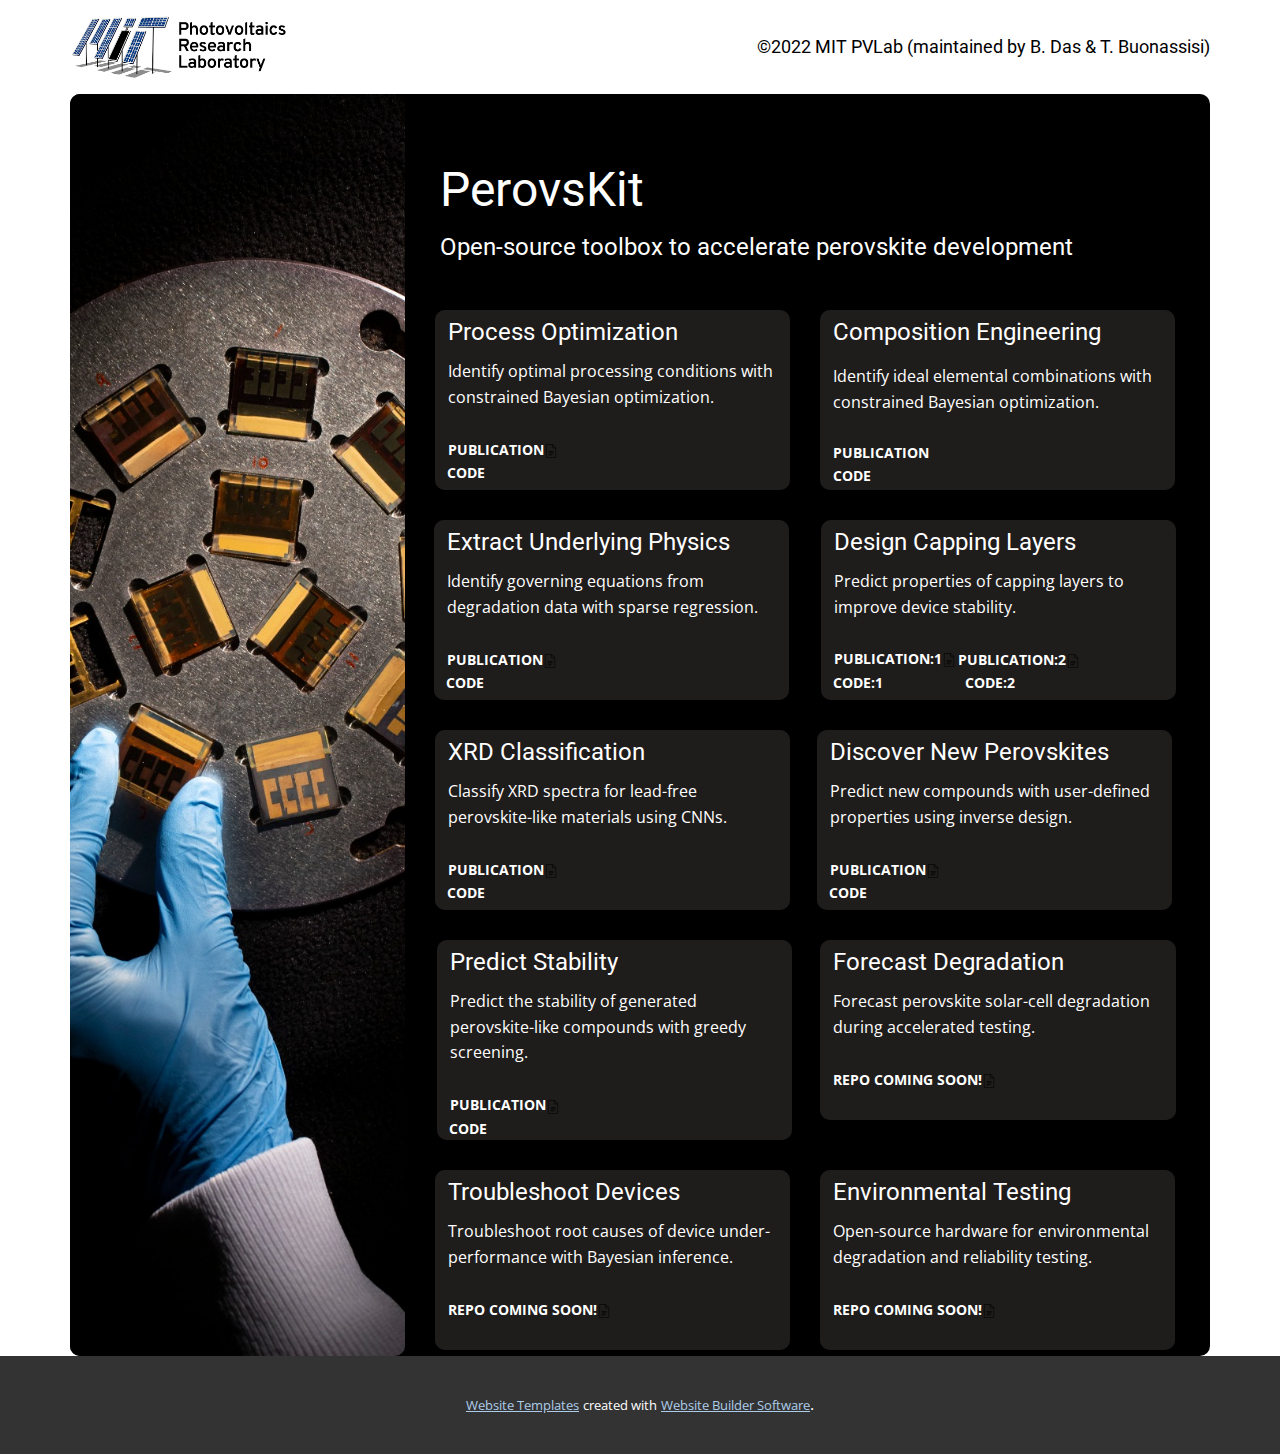
<file: index.html>
<!DOCTYPE html>
<html style="font-size: 16px;">
  <head>
    <meta name="viewport" content="width=device-width, initial-scale=1.0">
    <meta charset="utf-8">
    <meta name="keywords" content="​Business Technology Solutions">
    <meta name="description" content="">
    <meta name="page_type" content="np-template-header-footer-from-plugin">
    <title>Home</title>
    <link rel="stylesheet" href="nicepage.css" media="screen">
<link rel="stylesheet" href="Home.css" media="screen">
    <script class="u-script" type="text/javascript" src="jquery.js" defer=""></script>
    <script class="u-script" type="text/javascript" src="nicepage.js" defer=""></script>
    <meta name="generator" content="Nicepage 4.8.2, nicepage.com">
    <link id="u-theme-google-font" rel="stylesheet" href="https://fonts.googleapis.com/css?family=Roboto:100,100i,300,300i,400,400i,500,500i,700,700i,900,900i|Open+Sans:300,300i,400,400i,500,500i,600,600i,700,700i,800,800i">
    
    
    <script type="application/ld+json">{
		"@context": "http://schema.org",
		"@type": "Organization",
		"name": "",
		"logo": "images/download.png"
}</script>
    <meta name="theme-color" content="#478ac9">
    <meta property="og:title" content="Home">
    <meta property="og:type" content="website">
  </head>
  <body data-home-page="Home.html" data-home-page-title="Home" class="u-body u-xl-mode"><header class="u-clearfix u-header u-header" id="sec-f2ec"><div class="u-clearfix u-sheet u-sheet-1">
        <a href="https://www.buonassisigroup.com/" class="u-image u-logo u-image-1" data-image-width="412" data-image-height="122" title="Group page">
          <img src="images/download.png" class="u-logo-image u-logo-image-1">
        </a>
        <h6 class="u-text u-text-default u-text-1">
          <a class="u-active-none u-border-none u-btn u-button-link u-button-style u-hover-none u-none u-text-black u-btn-1" href="https://github.com/PV-Lab" target="_blank"> ©2022 MIT PVLab (maintained by B. Das &amp; T. Buonassisi)</a>
        </h6>
      </div></header>
    <section class="u-clearfix u-section-1" id="sec-a078">
      <div class="u-clearfix u-sheet u-valign-middle u-sheet-1">
        <div class="u-black u-container-style u-expanded-width u-group u-radius-10 u-shape-round u-group-1">
          <div class="u-container-layout u-container-layout-1">
            <img class="u-expanded-height u-image u-image-round u-radius-10 u-image-1" src="images/WhatsAppImage2022-04-12at3.43.25PM.jpeg" alt="" data-image-width="1066" data-image-height="1600">
            <h1 class="u-text u-text-default u-text-1"> Pero​vsKit</h1>
            <h2 class="u-subtitle u-text u-text-2"> Open-source toolbox to accelerate perovskite development</h2>
            <div class="u-container-style u-custom-color-4 u-group u-opacity u-opacity-70 u-radius-10 u-shape-round u-group-2">
              <div class="u-container-layout u-container-layout-2">
                <h3 class="u-text u-text-3"> Process Optimization</h3>
                <p class="u-large-text u-text u-text-variant u-text-4"> Identify optimal processing conditions
with constrained Bayesian optimization.&nbsp;&nbsp;<br>
                  <br>
                </p>
                <a href="https://arxiv.org/abs/2110.01387" class="u-btn u-button-style u-none u-text-hover-palette-4-base u-text-white u-btn-1" target="_blank">Publication<span class="u-file-icon u-icon"><img src="images/281743.png" alt=""></span>
                </a>
                <a href="https://github.com/PV-Lab/SL-PerovskiteOpt" class="u-btn u-button-style u-none u-text-hover-palette-4-base u-text-white u-btn-2" target="_blank">Code </a>
              </div>
            </div>
            <div class="u-container-style u-custom-color-4 u-group u-opacity u-opacity-70 u-radius-10 u-shape-round u-group-3">
              <div class="u-container-layout u-container-layout-3">
                <h3 class="u-text u-text-5"> Composition Engineering</h3>
                <p class="u-large-text u-text u-text-variant u-text-6"> Identify ideal elemental combinations
with constrained Bayesian optimization.&nbsp;&nbsp;<br>
                </p>
                <a href="https://doi.org/10.1016/j.matt.2021.01.008" class="u-btn u-button-style u-none u-text-hover-palette-4-base u-text-white u-btn-3" target="_blank">Publication </a>
                <a href="https://github.com/PV-Lab/SPProC" class="u-btn u-button-style u-none u-text-hover-palette-4-base u-text-white u-btn-4" target="_blank">Code </a>
              </div>
            </div>
            <div class="u-container-style u-custom-color-4 u-group u-opacity u-opacity-70 u-radius-10 u-shape-round u-group-4">
              <div class="u-container-layout u-container-layout-4">
                <h3 class="u-text u-text-7"> Design Capping Layers</h3>
                <p class="u-large-text u-text u-text-variant u-text-8">Predict properties of capping layers to
improve device stability.<br>&nbsp;<br>
                </p>
                <a href="https://pubs.rsc.org/en/content/articlehtml/2022/ta/d1ta07870d" class="u-btn u-button-style u-none u-text-hover-palette-4-base u-text-white u-btn-5" target="_blank">Publication:2<span class="u-file-icon u-icon"><img src="images/281743.png" alt=""></span>
                </a>
                <a href="https://www.nature.com/articles/s41467-020-17945-4" class="u-btn u-button-style u-none u-text-hover-palette-4-base u-text-white u-btn-6" target="_blank">Publication:1<span class="u-file-icon u-icon"><img src="images/281743.png" alt=""></span>
                </a>
                <a href="https://github.com/PV-Lab/capping-layer" class="u-btn u-button-style u-none u-text-hover-palette-4-base u-text-white u-btn-7" target="_blank">Code:1</a>
                <a href="https://github.com/PV-Lab/dissimatrix" class="u-btn u-button-style u-none u-text-hover-palette-4-base u-text-white u-btn-8" target="_blank">Code:2</a>
              </div>
            </div>
            <div class="u-container-style u-custom-color-4 u-group u-opacity u-opacity-70 u-radius-10 u-shape-round u-group-5">
              <div class="u-container-layout u-container-layout-5">
                <h3 class="u-text u-text-9"> Extract Underlying Physics</h3>
                <p class="u-large-text u-text u-text-variant u-text-10"> Identify governing equations from
degradation data with sparse regression.&nbsp;<br>&nbsp;<br>
                </p>
                <a href="https://arxiv.org/abs/2106.10951" class="u-btn u-button-style u-none u-text-hover-palette-4-base u-text-white u-btn-9" target="_blank">Publication<span class="u-file-icon u-icon"><img src="images/281743.png" alt=""></span>
                </a>
                <a href="https://github.com/PV-Lab/PDE-Extraction" class="u-btn u-button-style u-none u-text-hover-palette-4-base u-text-white u-btn-10" target="_blank">Code </a>
              </div>
            </div>
            <div class="u-container-style u-custom-color-4 u-group u-opacity u-opacity-70 u-radius-10 u-shape-round u-group-6">
              <div class="u-container-layout u-container-layout-6">
                <h3 class="u-text u-text-11"> XRD Classification</h3>
                <p class="u-large-text u-text u-text-variant u-text-12">Classify XRD spectra for lead-free
perovskite-like materials using CNNs.<br>&nbsp;<br>
                </p>
                <a href="https://www.nature.com/articles/s41524-019-0196-x" class="u-btn u-button-style u-none u-text-hover-palette-4-base u-text-white u-btn-11" target="_blank">Publication<span class="u-file-icon u-icon"><img src="images/281743.png" alt=""></span>
                </a>
                <a href="https://github.com/PV-Lab/autoXRD" class="u-btn u-button-style u-none u-text-hover-palette-4-base u-text-white u-btn-12" target="_blank">Code </a>
              </div>
            </div>
            <div class="u-container-style u-custom-color-4 u-group u-opacity u-opacity-70 u-radius-10 u-shape-round u-group-7">
              <div class="u-container-layout u-container-layout-7">
                <h3 class="u-text u-text-13"> Discover New Perovskites</h3>
                <p class="u-large-text u-text u-text-variant u-text-14">Predict new compounds with user-defined
properties using inverse design.&nbsp;&nbsp;<br>&nbsp;<br>
                </p>
                <a href="https://www.sciencedirect.com/science/article/abs/pii/S2590238521006251" class="u-btn u-button-style u-none u-text-hover-palette-4-base u-text-white u-btn-13" target="_blank">Publication<span class="u-file-icon u-icon"><img src="images/281743.png" alt=""></span>
                </a>
                <a href="https://github.com/PV-Lab/FTCP" class="u-btn u-button-style u-none u-text-hover-palette-4-base u-text-white u-btn-14" target="_blank">Code </a>
              </div>
            </div>
            <div class="u-container-style u-custom-color-4 u-group u-opacity u-opacity-70 u-radius-10 u-shape-round u-group-8">
              <div class="u-container-layout u-container-layout-8">
                <h3 class="u-text u-text-15"> Forecast Degradation</h3>
                <p class="u-large-text u-text u-text-variant u-text-16">Forecast
perovskite solar-cell degradation during accelerated testing.&nbsp;&nbsp;<br>&nbsp;<br>
                </p>
                <a href="https://pv-lab.github.io/perovskit/" class="u-btn u-button-style u-none u-text-hover-palette-4-base u-text-white u-btn-15">Repo coming soon!<span class="u-file-icon u-icon"><img src="images/281743.png" alt=""></span>
                </a>
              </div>
            </div>
            <div class="u-container-style u-custom-color-4 u-group u-opacity u-opacity-70 u-radius-10 u-shape-round u-group-9">
              <div class="u-container-layout u-container-layout-9">
                <h3 class="u-text u-text-17">Predict Stability</h3>
                <p class="u-large-text u-text u-text-variant u-text-18">Predict the stability of generated
perovskite-like compounds with greedy screening.<br>&nbsp;<br>
                </p>
                <a href="https://pubs.acs.org/doi/abs/10.1021/acs.chemmater.1c02644" class="u-btn u-button-style u-none u-text-hover-palette-4-base u-text-white u-btn-16" target="_blank">Publication<span class="u-file-icon u-icon"><img src="images/281743.png" alt=""></span>
                </a>
                <a href="https://github.com/PV-Lab/stability" class="u-btn u-button-style u-none u-text-hover-palette-4-base u-text-white u-btn-17" target="_blank">Code </a>
              </div>
            </div>
            <div class="u-container-style u-custom-color-4 u-group u-opacity u-opacity-70 u-radius-10 u-shape-round u-group-10">
              <div class="u-container-layout u-container-layout-10">
                <h3 class="u-text u-text-19">Troubleshoot Devices</h3>
                <p class="u-large-text u-text u-text-variant u-text-20">Troubleshoot root causes of device
under-performance with Bayesian inference.<br>&nbsp;<br>
                </p>
                <a href="https://pv-lab.github.io/perovskit/" class="u-btn u-button-style u-none u-text-hover-palette-4-base u-text-white u-btn-18">Repo coming soon!<span class="u-file-icon u-icon"><img src="images/281743.png" alt=""></span>
                </a>
              </div>
            </div>
            <div class="u-container-style u-custom-color-4 u-group u-opacity u-opacity-70 u-radius-10 u-shape-round u-group-11">
              <div class="u-container-layout u-container-layout-11">
                <h3 class="u-text u-text-21"> Environmental Testing</h3>
                <p class="u-large-text u-text u-text-variant u-text-22"> Open-source hardware for environmental
degradation and reliability testing.<br>&nbsp;<br>
                </p>
                <a href="https://pv-lab.github.io/perovskit/" class="u-btn u-button-style u-none u-text-hover-palette-4-base u-text-white u-btn-19">Repo coming soon!<span class="u-file-icon u-icon"><img src="images/281743.png" alt=""></span>
                </a>
              </div>
            </div>
          </div>
        </div>
      </div>
    </section>
    
    
    
    <section class="u-backlink u-clearfix u-grey-80">
      <a class="u-link" href="https://nicepage.com/website-templates" target="_blank">
        <span>Website Templates</span>
      </a>
      <p class="u-text">
        <span>created with</span>
      </p>
      <a class="u-link" href="" target="_blank">
        <span>Website Builder Software</span>
      </a>. 
    </section>
  </body>
</html>
</file>
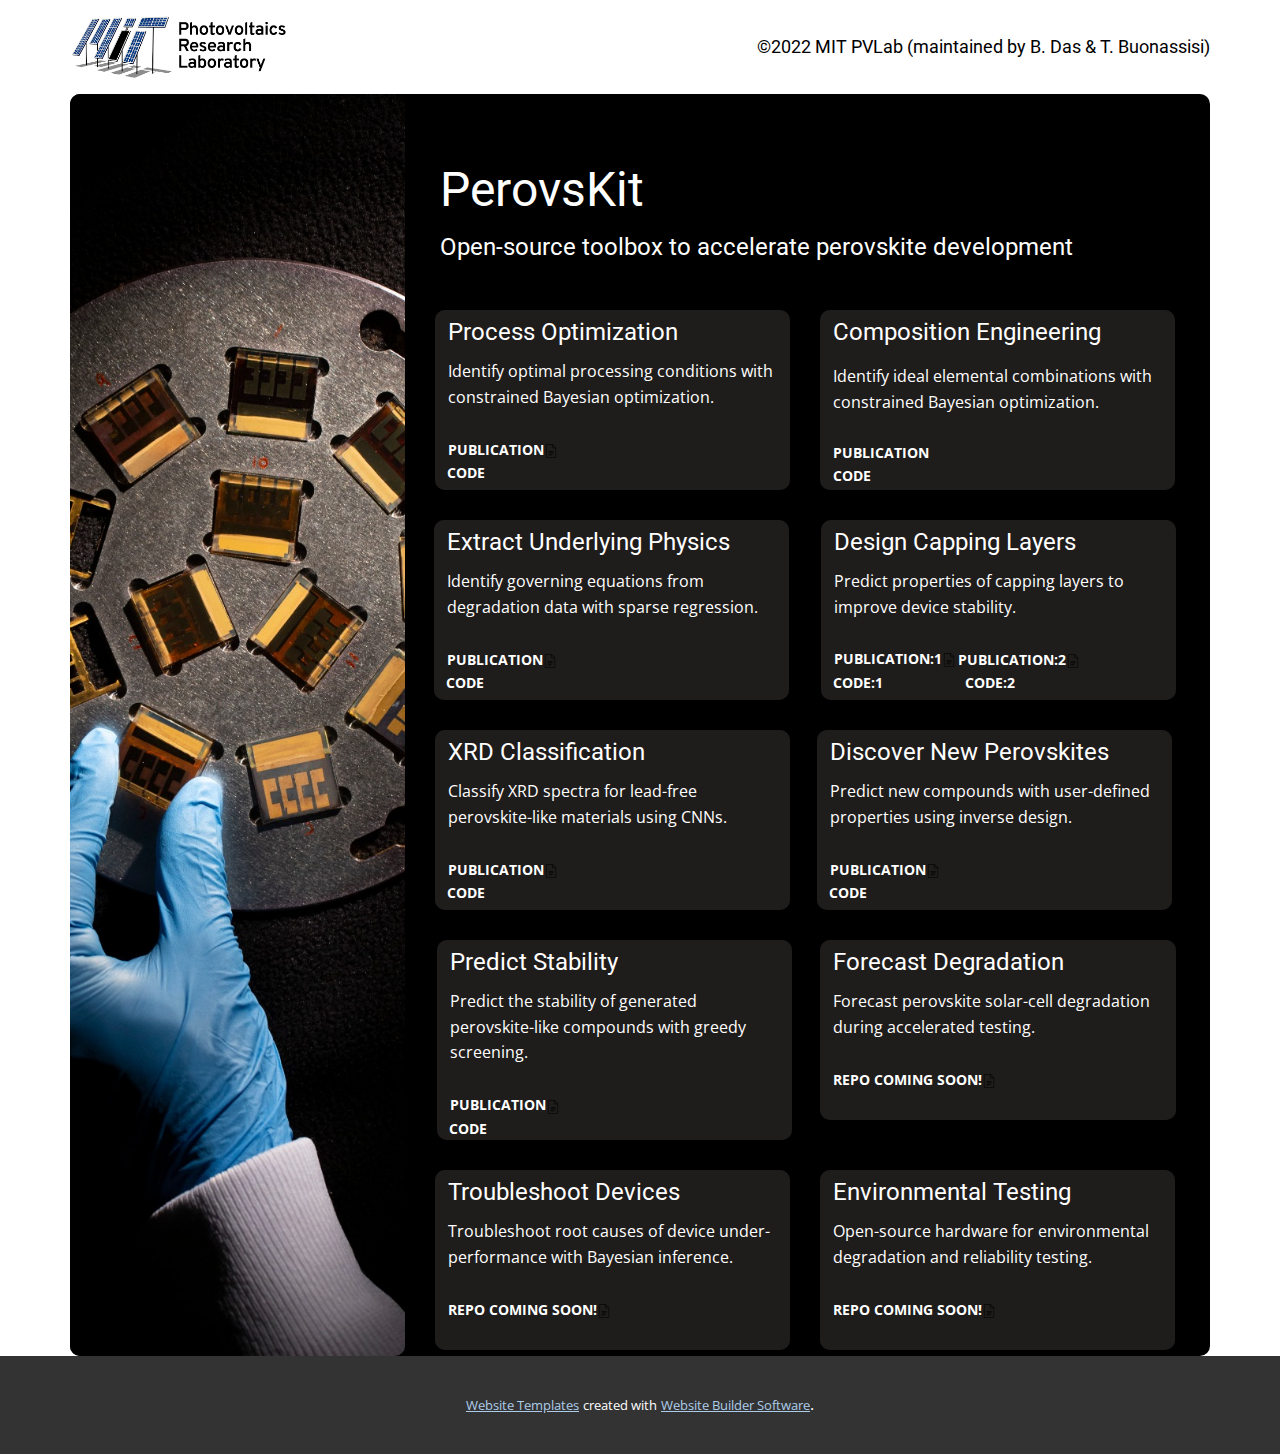
<file: Home.html>
<!DOCTYPE html>
<html style="font-size: 16px;">
  <head>
    <meta name="viewport" content="width=device-width, initial-scale=1.0">
    <meta charset="utf-8">
    <meta name="keywords" content="​Business Technology Solutions">
    <meta name="description" content="">
    <meta name="page_type" content="np-template-header-footer-from-plugin">
    <title>Home</title>
    <link rel="stylesheet" href="nicepage.css" media="screen">
<link rel="stylesheet" href="Home.css" media="screen">
    <script class="u-script" type="text/javascript" src="jquery.js" defer=""></script>
    <script class="u-script" type="text/javascript" src="nicepage.js" defer=""></script>
    <meta name="generator" content="Nicepage 4.8.2, nicepage.com">
    <link id="u-theme-google-font" rel="stylesheet" href="https://fonts.googleapis.com/css?family=Roboto:100,100i,300,300i,400,400i,500,500i,700,700i,900,900i|Open+Sans:300,300i,400,400i,500,500i,600,600i,700,700i,800,800i">
    
    
    <script type="application/ld+json">{
		"@context": "http://schema.org",
		"@type": "Organization",
		"name": "",
		"logo": "images/download.png"
}</script>
    <meta name="theme-color" content="#478ac9">
    <meta property="og:title" content="Home">
    <meta property="og:type" content="website">
  </head>
  <body class="u-body u-xl-mode"><header class="u-clearfix u-header u-header" id="sec-f2ec"><div class="u-clearfix u-sheet u-sheet-1">
        <a href="https://www.buonassisigroup.com/" class="u-image u-logo u-image-1" data-image-width="412" data-image-height="122" title="Group page">
          <img src="images/download.png" class="u-logo-image u-logo-image-1">
        </a>
        <h6 class="u-text u-text-default u-text-1">
          <a class="u-active-none u-border-none u-btn u-button-link u-button-style u-hover-none u-none u-text-black u-btn-1" href="https://github.com/PV-Lab" target="_blank"> ©2022 MIT PVLab (maintained by B. Das &amp; T. Buonassisi)</a>
        </h6>
      </div></header>
    <section class="u-clearfix u-section-1" id="sec-a078">
      <div class="u-clearfix u-sheet u-valign-middle u-sheet-1">
        <div class="u-black u-container-style u-expanded-width u-group u-radius-10 u-shape-round u-group-1">
          <div class="u-container-layout u-container-layout-1">
            <img class="u-expanded-height u-image u-image-round u-radius-10 u-image-1" src="images/WhatsAppImage2022-04-12at3.43.25PM.jpeg" alt="" data-image-width="1066" data-image-height="1600">
            <h1 class="u-text u-text-default u-text-1"> Pero​vsKit</h1>
            <h2 class="u-subtitle u-text u-text-2"> Open-source toolbox to accelerate perovskite development</h2>
            <div class="u-container-style u-custom-color-4 u-group u-opacity u-opacity-70 u-radius-10 u-shape-round u-group-2">
              <div class="u-container-layout u-container-layout-2">
                <h3 class="u-text u-text-3"> Process Optimization</h3>
                <p class="u-large-text u-text u-text-variant u-text-4"> Identify optimal processing conditions
with constrained Bayesian optimization.&nbsp;&nbsp;<br>
                  <br>
                </p>
                <a href="https://arxiv.org/abs/2110.01387" class="u-btn u-button-style u-none u-text-hover-palette-4-base u-text-white u-btn-1" target="_blank">Publication<span class="u-file-icon u-icon"><img src="images/281743.png" alt=""></span>
                </a>
                <a href="https://github.com/PV-Lab/SL-PerovskiteOpt" class="u-btn u-button-style u-none u-text-hover-palette-4-base u-text-white u-btn-2" target="_blank">Code </a>
              </div>
            </div>
            <div class="u-container-style u-custom-color-4 u-group u-opacity u-opacity-70 u-radius-10 u-shape-round u-group-3">
              <div class="u-container-layout u-container-layout-3">
                <h3 class="u-text u-text-5"> Composition Engineering</h3>
                <p class="u-large-text u-text u-text-variant u-text-6"> Identify ideal elemental combinations
with constrained Bayesian optimization.&nbsp;&nbsp;<br>
                </p>
                <a href="https://doi.org/10.1016/j.matt.2021.01.008" class="u-btn u-button-style u-none u-text-hover-palette-4-base u-text-white u-btn-3" target="_blank">Publication </a>
                <a href="https://github.com/PV-Lab/SPProC" class="u-btn u-button-style u-none u-text-hover-palette-4-base u-text-white u-btn-4" target="_blank">Code </a>
              </div>
            </div>
            <div class="u-container-style u-custom-color-4 u-group u-opacity u-opacity-70 u-radius-10 u-shape-round u-group-4">
              <div class="u-container-layout u-container-layout-4">
                <h3 class="u-text u-text-7"> Design Capping Layers</h3>
                <p class="u-large-text u-text u-text-variant u-text-8">Predict properties of capping layers to
improve device stability.<br>&nbsp;<br>
                </p>
                <a href="https://pubs.rsc.org/en/content/articlehtml/2022/ta/d1ta07870d" class="u-btn u-button-style u-none u-text-hover-palette-4-base u-text-white u-btn-5" target="_blank">Publication:2<span class="u-file-icon u-icon"><img src="images/281743.png" alt=""></span>
                </a>
                <a href="https://www.nature.com/articles/s41467-020-17945-4" class="u-btn u-button-style u-none u-text-hover-palette-4-base u-text-white u-btn-6" target="_blank">Publication:1<span class="u-file-icon u-icon"><img src="images/281743.png" alt=""></span>
                </a>
                <a href="https://github.com/PV-Lab/capping-layer" class="u-btn u-button-style u-none u-text-hover-palette-4-base u-text-white u-btn-7" target="_blank">Code:1</a>
                <a href="https://github.com/PV-Lab/dissimatrix" class="u-btn u-button-style u-none u-text-hover-palette-4-base u-text-white u-btn-8" target="_blank">Code:2</a>
              </div>
            </div>
            <div class="u-container-style u-custom-color-4 u-group u-opacity u-opacity-70 u-radius-10 u-shape-round u-group-5">
              <div class="u-container-layout u-container-layout-5">
                <h3 class="u-text u-text-9"> Extract Underlying Physics</h3>
                <p class="u-large-text u-text u-text-variant u-text-10"> Identify governing equations from
degradation data with sparse regression.&nbsp;<br>&nbsp;<br>
                </p>
                <a href="https://arxiv.org/abs/2106.10951" class="u-btn u-button-style u-none u-text-hover-palette-4-base u-text-white u-btn-9" target="_blank">Publication<span class="u-file-icon u-icon"><img src="images/281743.png" alt=""></span>
                </a>
                <a href="https://github.com/PV-Lab/PDE-Extraction" class="u-btn u-button-style u-none u-text-hover-palette-4-base u-text-white u-btn-10" target="_blank">Code </a>
              </div>
            </div>
            <div class="u-container-style u-custom-color-4 u-group u-opacity u-opacity-70 u-radius-10 u-shape-round u-group-6">
              <div class="u-container-layout u-container-layout-6">
                <h3 class="u-text u-text-11"> XRD Classification</h3>
                <p class="u-large-text u-text u-text-variant u-text-12">Classify XRD spectra for lead-free
perovskite-like materials using CNNs.<br>&nbsp;<br>
                </p>
                <a href="https://www.nature.com/articles/s41524-019-0196-x" class="u-btn u-button-style u-none u-text-hover-palette-4-base u-text-white u-btn-11" target="_blank">Publication<span class="u-file-icon u-icon"><img src="images/281743.png" alt=""></span>
                </a>
                <a href="https://github.com/PV-Lab/autoXRD" class="u-btn u-button-style u-none u-text-hover-palette-4-base u-text-white u-btn-12" target="_blank">Code </a>
              </div>
            </div>
            <div class="u-container-style u-custom-color-4 u-group u-opacity u-opacity-70 u-radius-10 u-shape-round u-group-7">
              <div class="u-container-layout u-container-layout-7">
                <h3 class="u-text u-text-13"> Discover New Perovskites</h3>
                <p class="u-large-text u-text u-text-variant u-text-14">Predict new compounds with user-defined
properties using inverse design.&nbsp;&nbsp;<br>&nbsp;<br>
                </p>
                <a href="https://www.sciencedirect.com/science/article/abs/pii/S2590238521006251" class="u-btn u-button-style u-none u-text-hover-palette-4-base u-text-white u-btn-13" target="_blank">Publication<span class="u-file-icon u-icon"><img src="images/281743.png" alt=""></span>
                </a>
                <a href="https://github.com/PV-Lab/FTCP" class="u-btn u-button-style u-none u-text-hover-palette-4-base u-text-white u-btn-14" target="_blank">Code </a>
              </div>
            </div>
            <div class="u-container-style u-custom-color-4 u-group u-opacity u-opacity-70 u-radius-10 u-shape-round u-group-8">
              <div class="u-container-layout u-container-layout-8">
                <h3 class="u-text u-text-15"> Forecast Degradation</h3>
                <p class="u-large-text u-text u-text-variant u-text-16">Forecast
perovskite solar-cell degradation during accelerated testing.&nbsp;&nbsp;<br>&nbsp;<br>
                </p>
                <a href="https://pv-lab.github.io/perovskit/" class="u-btn u-button-style u-none u-text-hover-palette-4-base u-text-white u-btn-15">Repo coming soon!<span class="u-file-icon u-icon"><img src="images/281743.png" alt=""></span>
                </a>
              </div>
            </div>
            <div class="u-container-style u-custom-color-4 u-group u-opacity u-opacity-70 u-radius-10 u-shape-round u-group-9">
              <div class="u-container-layout u-container-layout-9">
                <h3 class="u-text u-text-17">Predict Stability</h3>
                <p class="u-large-text u-text u-text-variant u-text-18">Predict the stability of generated
perovskite-like compounds with greedy screening.<br>&nbsp;<br>
                </p>
                <a href="https://pubs.acs.org/doi/abs/10.1021/acs.chemmater.1c02644" class="u-btn u-button-style u-none u-text-hover-palette-4-base u-text-white u-btn-16" target="_blank">Publication<span class="u-file-icon u-icon"><img src="images/281743.png" alt=""></span>
                </a>
                <a href="https://github.com/PV-Lab/stability" class="u-btn u-button-style u-none u-text-hover-palette-4-base u-text-white u-btn-17" target="_blank">Code </a>
              </div>
            </div>
            <div class="u-container-style u-custom-color-4 u-group u-opacity u-opacity-70 u-radius-10 u-shape-round u-group-10">
              <div class="u-container-layout u-container-layout-10">
                <h3 class="u-text u-text-19">Troubleshoot Devices</h3>
                <p class="u-large-text u-text u-text-variant u-text-20">Troubleshoot root causes of device
under-performance with Bayesian inference.<br>&nbsp;<br>
                </p>
                <a href="https://pv-lab.github.io/perovskit/" class="u-btn u-button-style u-none u-text-hover-palette-4-base u-text-white u-btn-18">Repo coming soon!<span class="u-file-icon u-icon"><img src="images/281743.png" alt=""></span>
                </a>
              </div>
            </div>
            <div class="u-container-style u-custom-color-4 u-group u-opacity u-opacity-70 u-radius-10 u-shape-round u-group-11">
              <div class="u-container-layout u-container-layout-11">
                <h3 class="u-text u-text-21"> Environmental Testing</h3>
                <p class="u-large-text u-text u-text-variant u-text-22"> Open-source hardware for environmental
degradation and reliability testing.<br>&nbsp;<br>
                </p>
                <a href="https://pv-lab.github.io/perovskit/" class="u-btn u-button-style u-none u-text-hover-palette-4-base u-text-white u-btn-19">Repo coming soon!<span class="u-file-icon u-icon"><img src="images/281743.png" alt=""></span>
                </a>
              </div>
            </div>
          </div>
        </div>
      </div>
    </section>
    
    
    
    <section class="u-backlink u-clearfix u-grey-80">
      <a class="u-link" href="https://nicepage.com/website-templates" target="_blank">
        <span>Website Templates</span>
      </a>
      <p class="u-text">
        <span>created with</span>
      </p>
      <a class="u-link" href="" target="_blank">
        <span>Website Builder Software</span>
      </a>. 
    </section>
  </body>
</html>
</file>
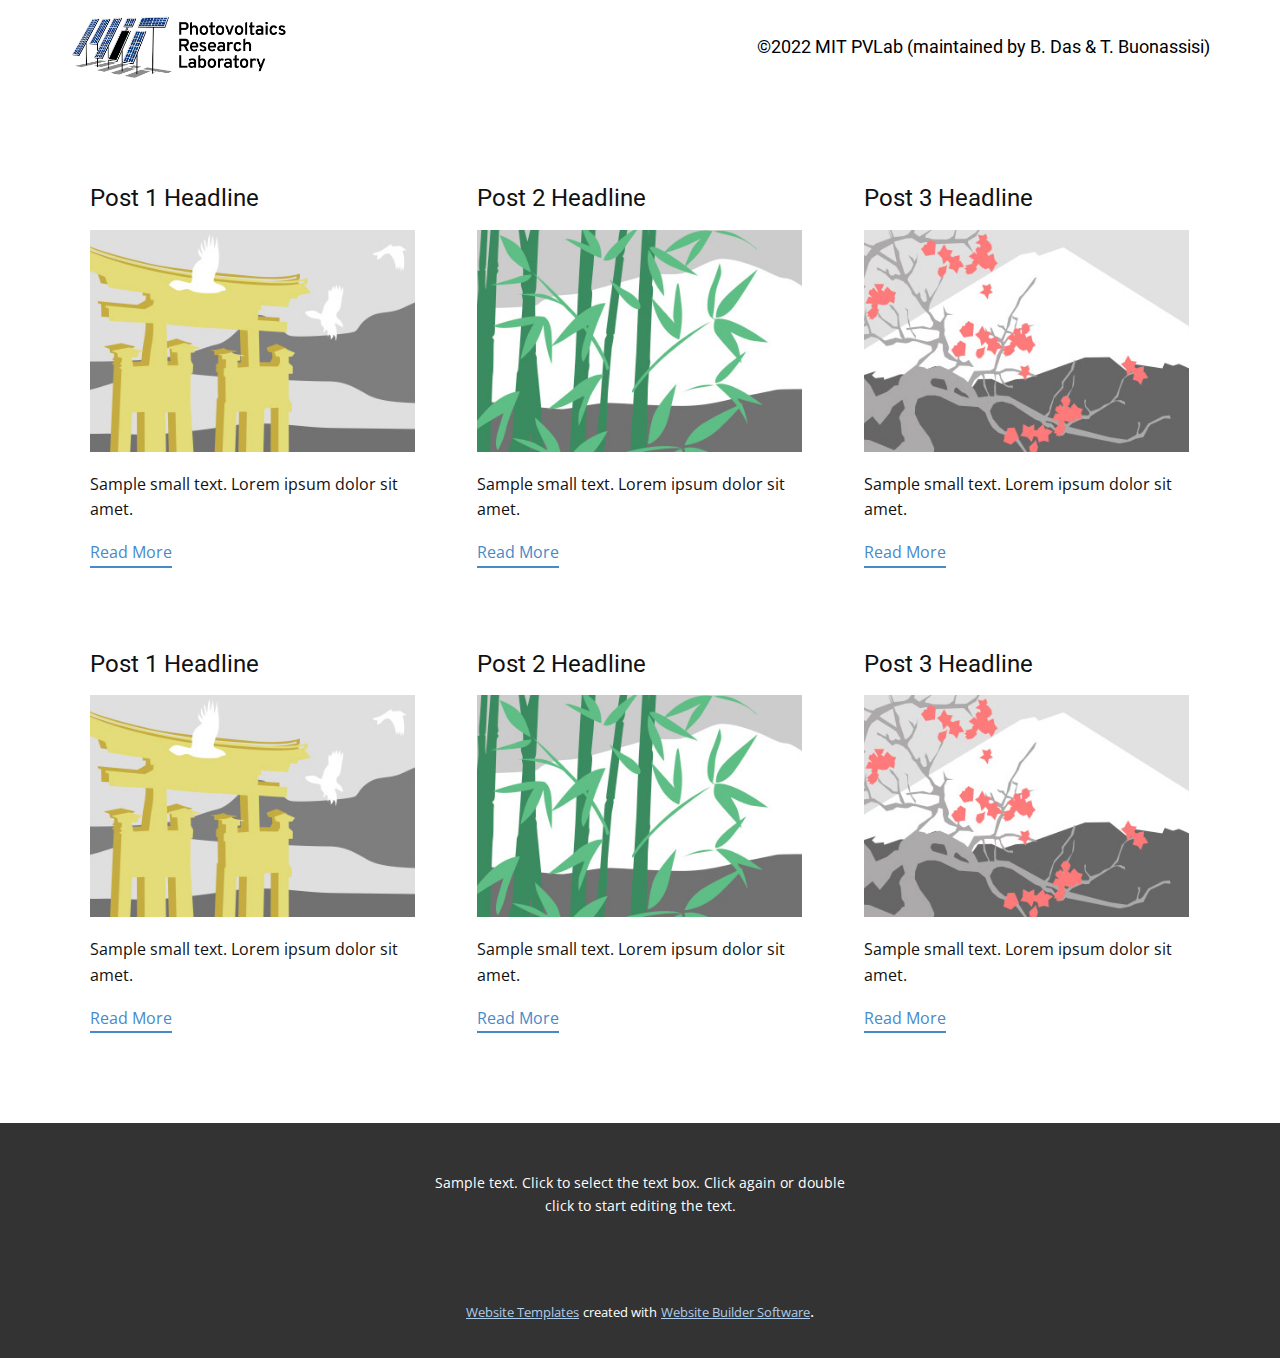
<file: blog/blog.html>
<html style="font-size: 16px;"><head>
    <meta name="viewport" content="width=device-width, initial-scale=1.0">
    <meta charset="utf-8">
    <meta name="keywords" content="">
    <meta name="description" content="">
    <meta name="page_type" content="np-template-header-footer-from-plugin">
    <title>Blog Template</title>
    <link rel="stylesheet" href="../nicepage.css" media="screen">
<link rel="stylesheet" href="../Blog-Template.css" media="screen">
    <script class="u-script" type="text/javascript" src="../jquery.js" defer=""></script>
    <script class="u-script" type="text/javascript" src="../nicepage.js" defer=""></script>
    <meta name="generator" content="Nicepage 4.8.2, nicepage.com">
    <link id="u-theme-google-font" rel="stylesheet" href="https://fonts.googleapis.com/css?family=Roboto:100,100i,300,300i,400,400i,500,500i,700,700i,900,900i|Open+Sans:300,300i,400,400i,500,500i,600,600i,700,700i,800,800i">
    
    
    <script type="application/ld+json">{
		"@context": "http://schema.org",
		"@type": "Organization",
		"name": "",
		"logo": "images/download.png"
}</script>
    <meta name="theme-color" content="#478ac9">
  </head>
  <body class="u-body u-xl-mode"><header class="u-clearfix u-header u-header" id="sec-f2ec"><div class="u-clearfix u-sheet u-sheet-1">
        <a href="https://www.buonassisigroup.com/" class="u-image u-logo u-image-1" data-image-width="412" data-image-height="122" title="Group page">
          <img src="../images/download.png" class="u-logo-image u-logo-image-1">
        </a>
        <h6 class="u-text u-text-default u-text-1">
          <a class="u-active-none u-border-none u-btn u-button-link u-button-style u-hover-none u-none u-text-black u-btn-1" href="https://github.com/PV-Lab" target="_blank"> ©2022 MIT PVLab (maintained by B. Das &amp; T. Buonassisi)</a>
        </h6>
      </div></header>
    <section class="u-clearfix u-section-1" id="sec-6cde">
      <div class="u-clearfix u-sheet u-valign-middle u-sheet-1"><!--blog--><!--blog_options_json--><!--{"type":"Recent","source":"","tags":"","count":""}--><!--/blog_options_json-->
        <div class="u-blog u-expanded-width u-repeater u-repeater-1"><!--blog_post-->
          <div class="u-blog-post u-container-style u-repeater-item u-white u-repeater-item-1">
            <div class="u-container-layout u-similar-container u-valign-top u-container-layout-1"><!--blog_post_header-->
              <h4 class="u-blog-control u-text u-text-1">
                <a class="u-post-header-link" href="../blog/post-5.html"><!--blog_post_header_content-->Post 1 Headline<!--/blog_post_header_content--></a>
              </h4><!--/blog_post_header--><!--blog_post_image-->
              <a class="u-post-header-link" href="../blog/post-5.html"><img alt="" class="u-blog-control u-expanded-width u-image u-image-default u-image-1" src="[data-uri]"></a><!--/blog_post_image--><!--blog_post_content-->
              <div class="u-blog-control u-post-content u-text u-text-2 fr-view">Sample small text. Lorem ipsum dolor sit amet.</div><!--/blog_post_content--><!--blog_post_readmore-->
              <a href="../blog/post-5.html" class="u-blog-control u-border-2 u-border-palette-1-base u-btn u-btn-rectangle u-button-style u-none u-btn-1"><!--blog_post_readmore_content--><!--options_json--><!--{"content":"","defaultValue":"Read More"}--><!--/options_json-->Read More<!--/blog_post_readmore_content--></a><!--/blog_post_readmore-->
            </div>
          </div><div class="u-blog-post u-container-style u-repeater-item u-video-cover u-white">
            <div class="u-container-layout u-similar-container u-valign-top u-container-layout-2"><!--blog_post_header-->
              <h4 class="u-blog-control u-text u-text-3">
                <a class="u-post-header-link" href="../blog/post-4.html"><!--blog_post_header_content-->Post 2 Headline<!--/blog_post_header_content--></a>
              </h4><!--/blog_post_header--><!--blog_post_image-->
              <a class="u-post-header-link" href="../blog/post-4.html"><img alt="" class="u-blog-control u-expanded-width u-image u-image-default u-image-2" src="[data-uri]"></a><!--/blog_post_image--><!--blog_post_content-->
              <div class="u-blog-control u-post-content u-text u-text-4 fr-view">Sample small text. Lorem ipsum dolor sit amet.</div><!--/blog_post_content--><!--blog_post_readmore-->
              <a href="../blog/post-4.html" class="u-blog-control u-border-2 u-border-palette-1-base u-btn u-btn-rectangle u-button-style u-none u-btn-2"><!--blog_post_readmore_content--><!--options_json--><!--{"content":"","defaultValue":"Read More"}--><!--/options_json-->Read More<!--/blog_post_readmore_content--></a><!--/blog_post_readmore-->
            </div>
          </div><div class="u-blog-post u-container-style u-repeater-item u-video-cover u-white">
            <div class="u-container-layout u-similar-container u-valign-top u-container-layout-3"><!--blog_post_header-->
              <h4 class="u-blog-control u-text u-text-5">
                <a class="u-post-header-link" href="../blog/post-3.html"><!--blog_post_header_content-->Post 3 Headline<!--/blog_post_header_content--></a>
              </h4><!--/blog_post_header--><!--blog_post_image-->
              <a class="u-post-header-link" href="../blog/post-3.html"><img alt="" class="u-blog-control u-expanded-width u-image u-image-default u-image-3" src="[data-uri]"></a><!--/blog_post_image--><!--blog_post_content-->
              <div class="u-blog-control u-post-content u-text u-text-6 fr-view">Sample small text. Lorem ipsum dolor sit amet.</div><!--/blog_post_content--><!--blog_post_readmore-->
              <a href="../blog/post-3.html" class="u-blog-control u-border-2 u-border-palette-1-base u-btn u-btn-rectangle u-button-style u-none u-btn-3"><!--blog_post_readmore_content--><!--options_json--><!--{"content":"","defaultValue":"Read More"}--><!--/options_json-->Read More<!--/blog_post_readmore_content--></a><!--/blog_post_readmore-->
            </div>
          </div><div class="u-blog-post u-container-style u-repeater-item u-white u-repeater-item-1">
            <div class="u-container-layout u-similar-container u-valign-top u-container-layout-1"><!--blog_post_header-->
              <h4 class="u-blog-control u-text u-text-1">
                <a class="u-post-header-link" href="../blog/post-2.html"><!--blog_post_header_content-->Post 1 Headline<!--/blog_post_header_content--></a>
              </h4><!--/blog_post_header--><!--blog_post_image-->
              <a class="u-post-header-link" href="../blog/post-2.html"><img alt="" class="u-blog-control u-expanded-width u-image u-image-default u-image-1" src="[data-uri]"></a><!--/blog_post_image--><!--blog_post_content-->
              <div class="u-blog-control u-post-content u-text u-text-2 fr-view">Sample small text. Lorem ipsum dolor sit amet.</div><!--/blog_post_content--><!--blog_post_readmore-->
              <a href="../blog/post-2.html" class="u-blog-control u-border-2 u-border-palette-1-base u-btn u-btn-rectangle u-button-style u-none u-btn-1"><!--blog_post_readmore_content--><!--options_json--><!--{"content":"","defaultValue":"Read More"}--><!--/options_json-->Read More<!--/blog_post_readmore_content--></a><!--/blog_post_readmore-->
            </div>
          </div><div class="u-blog-post u-container-style u-repeater-item u-video-cover u-white">
            <div class="u-container-layout u-similar-container u-valign-top u-container-layout-2"><!--blog_post_header-->
              <h4 class="u-blog-control u-text u-text-3">
                <a class="u-post-header-link" href="../blog/post-1.html"><!--blog_post_header_content-->Post 2 Headline<!--/blog_post_header_content--></a>
              </h4><!--/blog_post_header--><!--blog_post_image-->
              <a class="u-post-header-link" href="../blog/post-1.html"><img alt="" class="u-blog-control u-expanded-width u-image u-image-default u-image-2" src="[data-uri]"></a><!--/blog_post_image--><!--blog_post_content-->
              <div class="u-blog-control u-post-content u-text u-text-4 fr-view">Sample small text. Lorem ipsum dolor sit amet.</div><!--/blog_post_content--><!--blog_post_readmore-->
              <a href="../blog/post-1.html" class="u-blog-control u-border-2 u-border-palette-1-base u-btn u-btn-rectangle u-button-style u-none u-btn-2"><!--blog_post_readmore_content--><!--options_json--><!--{"content":"","defaultValue":"Read More"}--><!--/options_json-->Read More<!--/blog_post_readmore_content--></a><!--/blog_post_readmore-->
            </div>
          </div><div class="u-blog-post u-container-style u-repeater-item u-video-cover u-white">
            <div class="u-container-layout u-similar-container u-valign-top u-container-layout-3"><!--blog_post_header-->
              <h4 class="u-blog-control u-text u-text-5">
                <a class="u-post-header-link" href="../blog/post.html"><!--blog_post_header_content-->Post 3 Headline<!--/blog_post_header_content--></a>
              </h4><!--/blog_post_header--><!--blog_post_image-->
              <a class="u-post-header-link" href="../blog/post.html"><img alt="" class="u-blog-control u-expanded-width u-image u-image-default u-image-3" src="[data-uri]"></a><!--/blog_post_image--><!--blog_post_content-->
              <div class="u-blog-control u-post-content u-text u-text-6 fr-view">Sample small text. Lorem ipsum dolor sit amet.</div><!--/blog_post_content--><!--blog_post_readmore-->
              <a href="../blog/post.html" class="u-blog-control u-border-2 u-border-palette-1-base u-btn u-btn-rectangle u-button-style u-none u-btn-3"><!--blog_post_readmore_content--><!--options_json--><!--{"content":"","defaultValue":"Read More"}--><!--/options_json-->Read More<!--/blog_post_readmore_content--></a><!--/blog_post_readmore-->
            </div>
          </div><!--/blog_post--><!--blog_post-->
          <!--/blog_post--><!--blog_post-->
          <!--/blog_post-->
        </div><!--/blog-->
      </div>
    </section>
    
    
    <footer class="u-align-center u-clearfix u-footer u-grey-80 u-footer" id="sec-d6f5"><div class="u-clearfix u-sheet u-sheet-1">
        <p class="u-small-text u-text u-text-variant u-text-1">Sample text. Click to select the text box. Click again or double click to start editing the text.</p>
      </div></footer>
    <section class="u-backlink u-clearfix u-grey-80">
      <a class="u-link" href="https://nicepage.com/website-templates" target="_blank">
        <span>Website Templates</span>
      </a>
      <p class="u-text">
        <span>created with</span>
      </p>
      <a class="u-link" href="" target="_blank">
        <span>Website Builder Software</span>
      </a>. 
    </section>
  
</body></html>
</file>
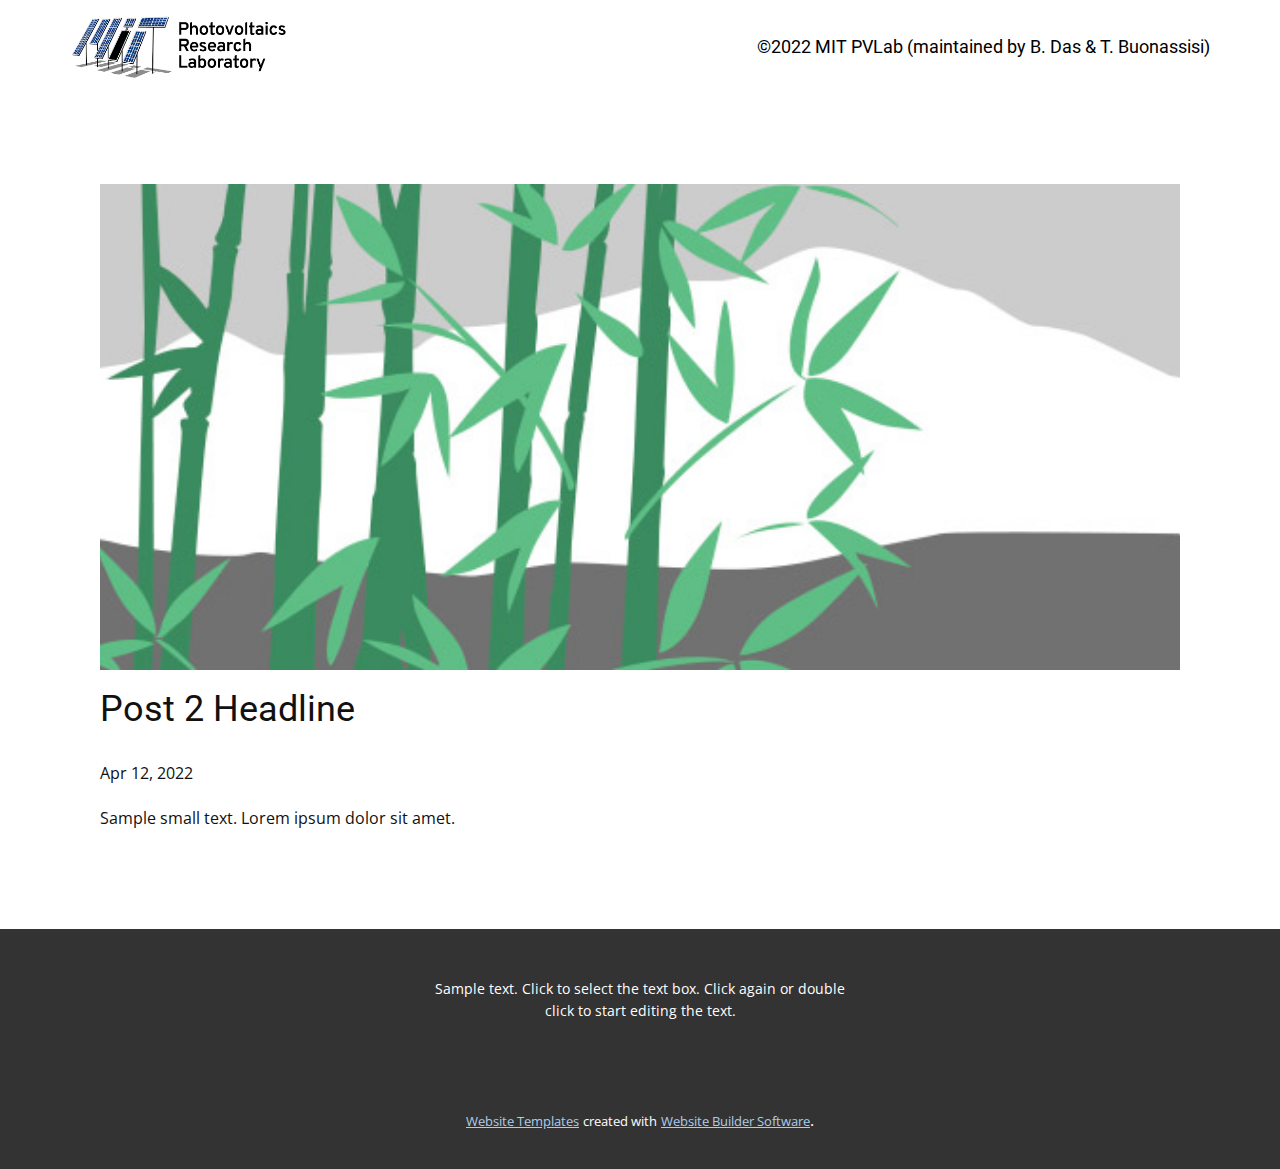
<file: blog/post-1.html>
<!doctype html>
<html style="font-size: 16px;"><head>
    <meta name="viewport" content="width=device-width, initial-scale=1.0">
    <meta charset="utf-8">
    <meta name="keywords" content="Post 1 Headline">
    <meta name="description" content="">
    <meta name="page_type" content="np-template-header-footer-from-plugin">
    <title>Post 2 Headline</title>
    <link rel="stylesheet" href="../nicepage.css" media="screen">
<link rel="stylesheet" href="../Post-Template.css" media="screen">
    <script class="u-script" type="text/javascript" src="../jquery.js" defer=""></script>
    <script class="u-script" type="text/javascript" src="../nicepage.js" defer=""></script>
    <meta name="generator" content="Nicepage 4.8.2, nicepage.com">
    <link id="u-theme-google-font" rel="stylesheet" href="https://fonts.googleapis.com/css?family=Roboto:100,100i,300,300i,400,400i,500,500i,700,700i,900,900i|Open+Sans:300,300i,400,400i,500,500i,600,600i,700,700i,800,800i">
    
    
    <script type="application/ld+json">{
		"@context": "http://schema.org",
		"@type": "Organization",
		"name": "",
		"logo": "images/download.png"
}</script>
    <meta name="theme-color" content="#478ac9">
  </head>
  <body class="u-body u-xl-mode"><header class="u-clearfix u-header u-header" id="sec-f2ec"><div class="u-clearfix u-sheet u-sheet-1">
        <a href="https://www.buonassisigroup.com/" class="u-image u-logo u-image-1" data-image-width="412" data-image-height="122" title="Group page">
          <img src="../images/download.png" class="u-logo-image u-logo-image-1">
        </a>
        <h6 class="u-text u-text-default u-text-1">
          <a class="u-active-none u-border-none u-btn u-button-link u-button-style u-hover-none u-none u-text-black u-btn-1" href="https://github.com/PV-Lab" target="_blank"> ©2022 MIT PVLab (maintained by B. Das &amp; T. Buonassisi)</a>
        </h6>
      </div></header>
    <section class="u-align-center u-clearfix u-section-1" id="sec-effc">
      <div class="u-clearfix u-sheet u-valign-middle-md u-valign-middle-sm u-valign-middle-xs u-sheet-1"><!--post_details--><!--post_details_options_json--><!--{"source":""}--><!--/post_details_options_json--><!--blog_post-->
        <div class="u-container-style u-expanded-width u-post-details u-post-details-1">
          <div class="u-container-layout u-valign-middle u-container-layout-1"><!--blog_post_image-->
            <img alt="" class="u-blog-control u-expanded-width u-image u-image-default u-image-1" src="[data-uri]"><!--/blog_post_image--><!--blog_post_header-->
            <h2 class="u-blog-control u-text u-text-1">Post 2 Headline</h2><!--/blog_post_header--><!--blog_post_metadata-->
            <div class="u-blog-control u-metadata u-metadata-1"><!--blog_post_metadata_date-->
              <span class="u-meta-date u-meta-icon">Apr 12, 2022</span><!--/blog_post_metadata_date--><!--blog_post_metadata_category-->
              <!--/blog_post_metadata_category--><!--blog_post_metadata_comments-->
              <!--/blog_post_metadata_comments-->
            </div><!--/blog_post_metadata--><!--blog_post_content-->
            <div class="u-align-justify u-blog-control u-post-content u-text u-text-2 fr-view">
  Sample small text. Lorem ipsum dolor sit amet.
  </div><!--/blog_post_content-->
          </div>
        </div><!--/blog_post--><!--/post_details-->
      </div>
    </section>
    
    
    <footer class="u-align-center u-clearfix u-footer u-grey-80 u-footer" id="sec-d6f5"><div class="u-clearfix u-sheet u-sheet-1">
        <p class="u-small-text u-text u-text-variant u-text-1">Sample text. Click to select the text box. Click again or double click to start editing the text.</p>
      </div></footer>
    <section class="u-backlink u-clearfix u-grey-80">
      <a class="u-link" href="https://nicepage.com/website-templates" target="_blank">
        <span>Website Templates</span>
      </a>
      <p class="u-text">
        <span>created with</span>
      </p>
      <a class="u-link" href="" target="_blank">
        <span>Website Builder Software</span>
      </a>. 
    </section>
  
</body></html>
</file>
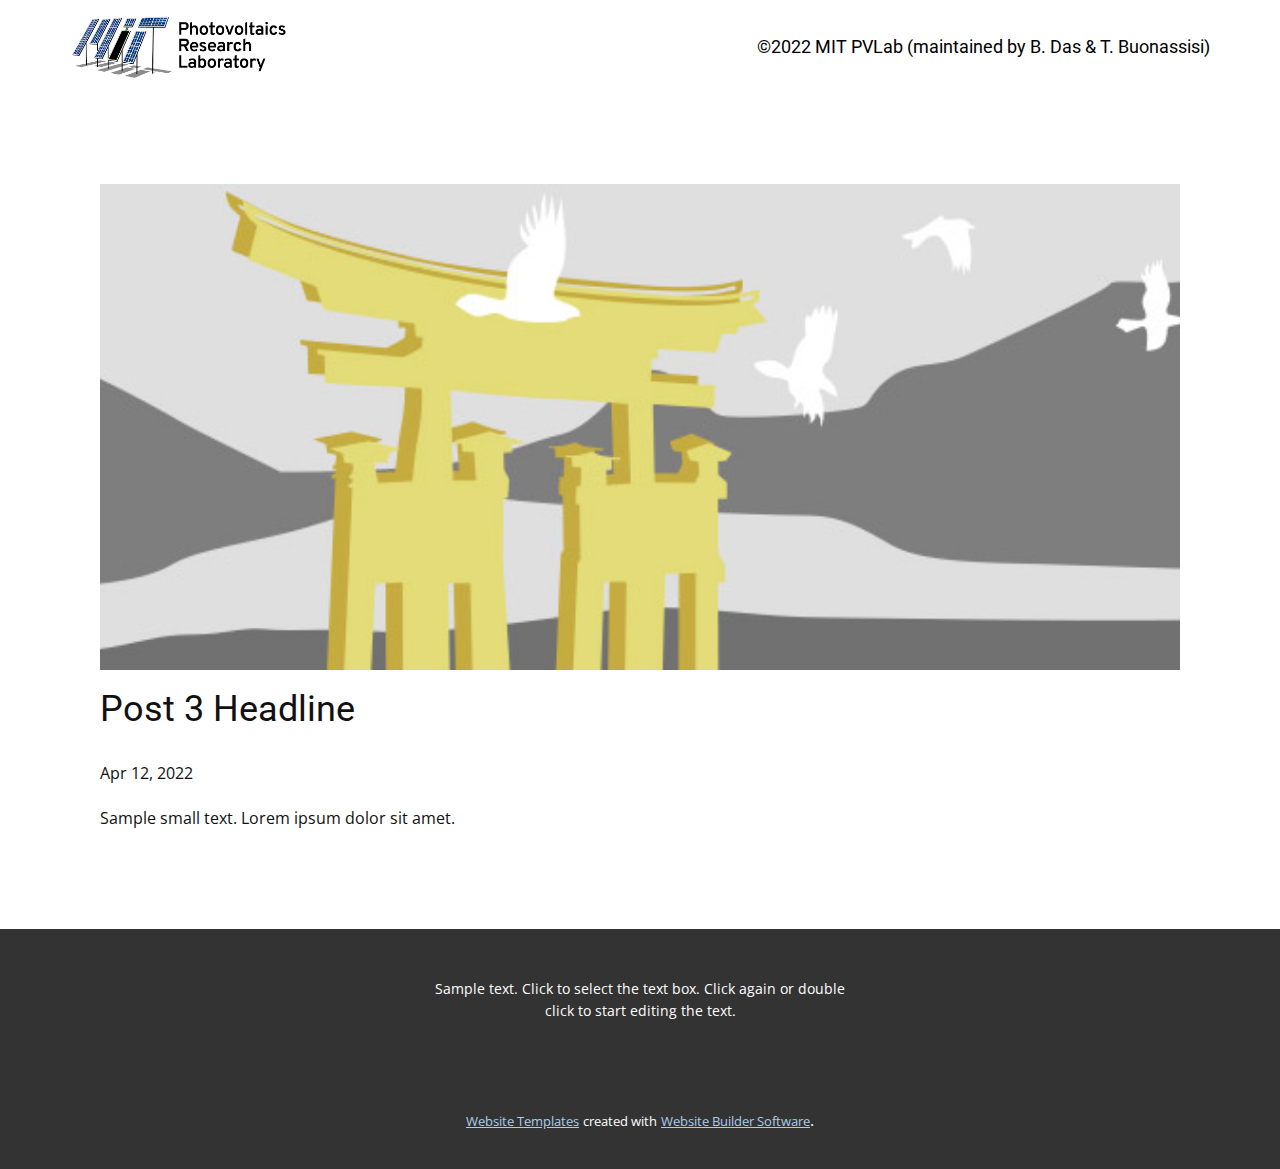
<file: blog/post-2.html>
<!doctype html>
<html style="font-size: 16px;"><head>
    <meta name="viewport" content="width=device-width, initial-scale=1.0">
    <meta charset="utf-8">
    <meta name="keywords" content="Post 1 Headline">
    <meta name="description" content="">
    <meta name="page_type" content="np-template-header-footer-from-plugin">
    <title>Post 3 Headline</title>
    <link rel="stylesheet" href="../nicepage.css" media="screen">
<link rel="stylesheet" href="../Post-Template.css" media="screen">
    <script class="u-script" type="text/javascript" src="../jquery.js" defer=""></script>
    <script class="u-script" type="text/javascript" src="../nicepage.js" defer=""></script>
    <meta name="generator" content="Nicepage 4.8.2, nicepage.com">
    <link id="u-theme-google-font" rel="stylesheet" href="https://fonts.googleapis.com/css?family=Roboto:100,100i,300,300i,400,400i,500,500i,700,700i,900,900i|Open+Sans:300,300i,400,400i,500,500i,600,600i,700,700i,800,800i">
    
    
    <script type="application/ld+json">{
		"@context": "http://schema.org",
		"@type": "Organization",
		"name": "",
		"logo": "images/download.png"
}</script>
    <meta name="theme-color" content="#478ac9">
  </head>
  <body class="u-body u-xl-mode"><header class="u-clearfix u-header u-header" id="sec-f2ec"><div class="u-clearfix u-sheet u-sheet-1">
        <a href="https://www.buonassisigroup.com/" class="u-image u-logo u-image-1" data-image-width="412" data-image-height="122" title="Group page">
          <img src="../images/download.png" class="u-logo-image u-logo-image-1">
        </a>
        <h6 class="u-text u-text-default u-text-1">
          <a class="u-active-none u-border-none u-btn u-button-link u-button-style u-hover-none u-none u-text-black u-btn-1" href="https://github.com/PV-Lab" target="_blank"> ©2022 MIT PVLab (maintained by B. Das &amp; T. Buonassisi)</a>
        </h6>
      </div></header>
    <section class="u-align-center u-clearfix u-section-1" id="sec-effc">
      <div class="u-clearfix u-sheet u-valign-middle-md u-valign-middle-sm u-valign-middle-xs u-sheet-1"><!--post_details--><!--post_details_options_json--><!--{"source":""}--><!--/post_details_options_json--><!--blog_post-->
        <div class="u-container-style u-expanded-width u-post-details u-post-details-1">
          <div class="u-container-layout u-valign-middle u-container-layout-1"><!--blog_post_image-->
            <img alt="" class="u-blog-control u-expanded-width u-image u-image-default u-image-1" src="[data-uri]"><!--/blog_post_image--><!--blog_post_header-->
            <h2 class="u-blog-control u-text u-text-1">Post 3 Headline</h2><!--/blog_post_header--><!--blog_post_metadata-->
            <div class="u-blog-control u-metadata u-metadata-1"><!--blog_post_metadata_date-->
              <span class="u-meta-date u-meta-icon">Apr 12, 2022</span><!--/blog_post_metadata_date--><!--blog_post_metadata_category-->
              <!--/blog_post_metadata_category--><!--blog_post_metadata_comments-->
              <!--/blog_post_metadata_comments-->
            </div><!--/blog_post_metadata--><!--blog_post_content-->
            <div class="u-align-justify u-blog-control u-post-content u-text u-text-2 fr-view">
  Sample small text. Lorem ipsum dolor sit amet.
  </div><!--/blog_post_content-->
          </div>
        </div><!--/blog_post--><!--/post_details-->
      </div>
    </section>
    
    
    <footer class="u-align-center u-clearfix u-footer u-grey-80 u-footer" id="sec-d6f5"><div class="u-clearfix u-sheet u-sheet-1">
        <p class="u-small-text u-text u-text-variant u-text-1">Sample text. Click to select the text box. Click again or double click to start editing the text.</p>
      </div></footer>
    <section class="u-backlink u-clearfix u-grey-80">
      <a class="u-link" href="https://nicepage.com/website-templates" target="_blank">
        <span>Website Templates</span>
      </a>
      <p class="u-text">
        <span>created with</span>
      </p>
      <a class="u-link" href="" target="_blank">
        <span>Website Builder Software</span>
      </a>. 
    </section>
  
</body></html>
</file>
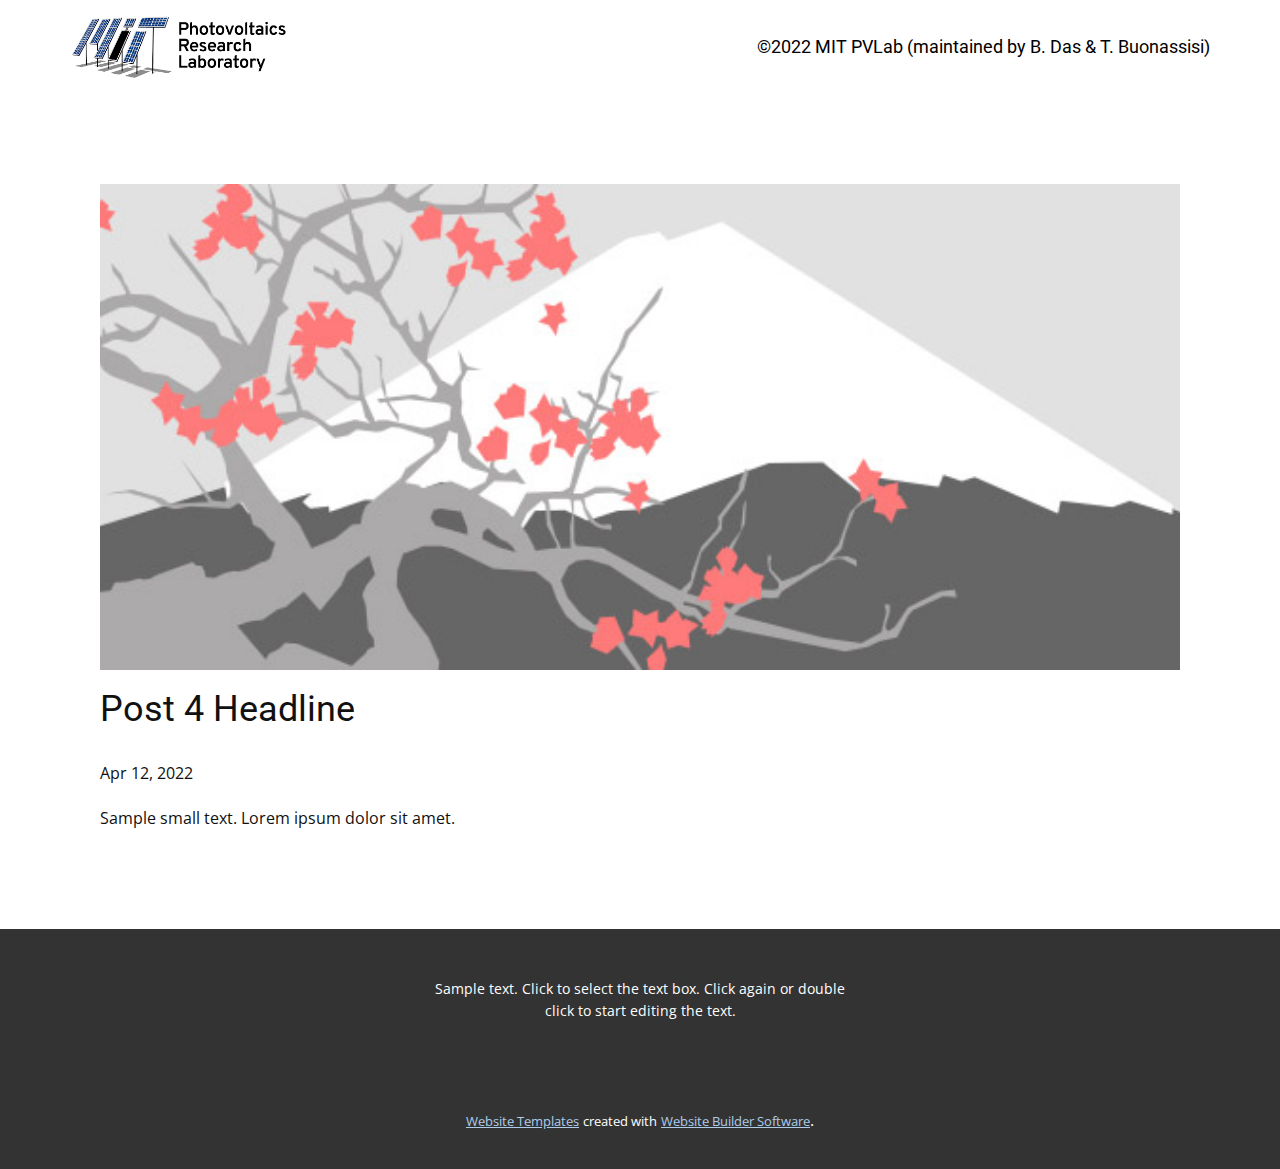
<file: blog/post-3.html>
<!doctype html>
<html style="font-size: 16px;"><head>
    <meta name="viewport" content="width=device-width, initial-scale=1.0">
    <meta charset="utf-8">
    <meta name="keywords" content="Post 1 Headline">
    <meta name="description" content="">
    <meta name="page_type" content="np-template-header-footer-from-plugin">
    <title>Post 4 Headline</title>
    <link rel="stylesheet" href="../nicepage.css" media="screen">
<link rel="stylesheet" href="../Post-Template.css" media="screen">
    <script class="u-script" type="text/javascript" src="../jquery.js" defer=""></script>
    <script class="u-script" type="text/javascript" src="../nicepage.js" defer=""></script>
    <meta name="generator" content="Nicepage 4.8.2, nicepage.com">
    <link id="u-theme-google-font" rel="stylesheet" href="https://fonts.googleapis.com/css?family=Roboto:100,100i,300,300i,400,400i,500,500i,700,700i,900,900i|Open+Sans:300,300i,400,400i,500,500i,600,600i,700,700i,800,800i">
    
    
    <script type="application/ld+json">{
		"@context": "http://schema.org",
		"@type": "Organization",
		"name": "",
		"logo": "images/download.png"
}</script>
    <meta name="theme-color" content="#478ac9">
  </head>
  <body class="u-body u-xl-mode"><header class="u-clearfix u-header u-header" id="sec-f2ec"><div class="u-clearfix u-sheet u-sheet-1">
        <a href="https://www.buonassisigroup.com/" class="u-image u-logo u-image-1" data-image-width="412" data-image-height="122" title="Group page">
          <img src="../images/download.png" class="u-logo-image u-logo-image-1">
        </a>
        <h6 class="u-text u-text-default u-text-1">
          <a class="u-active-none u-border-none u-btn u-button-link u-button-style u-hover-none u-none u-text-black u-btn-1" href="https://github.com/PV-Lab" target="_blank"> ©2022 MIT PVLab (maintained by B. Das &amp; T. Buonassisi)</a>
        </h6>
      </div></header>
    <section class="u-align-center u-clearfix u-section-1" id="sec-effc">
      <div class="u-clearfix u-sheet u-valign-middle-md u-valign-middle-sm u-valign-middle-xs u-sheet-1"><!--post_details--><!--post_details_options_json--><!--{"source":""}--><!--/post_details_options_json--><!--blog_post-->
        <div class="u-container-style u-expanded-width u-post-details u-post-details-1">
          <div class="u-container-layout u-valign-middle u-container-layout-1"><!--blog_post_image-->
            <img alt="" class="u-blog-control u-expanded-width u-image u-image-default u-image-1" src="[data-uri]"><!--/blog_post_image--><!--blog_post_header-->
            <h2 class="u-blog-control u-text u-text-1">Post 4 Headline</h2><!--/blog_post_header--><!--blog_post_metadata-->
            <div class="u-blog-control u-metadata u-metadata-1"><!--blog_post_metadata_date-->
              <span class="u-meta-date u-meta-icon">Apr 12, 2022</span><!--/blog_post_metadata_date--><!--blog_post_metadata_category-->
              <!--/blog_post_metadata_category--><!--blog_post_metadata_comments-->
              <!--/blog_post_metadata_comments-->
            </div><!--/blog_post_metadata--><!--blog_post_content-->
            <div class="u-align-justify u-blog-control u-post-content u-text u-text-2 fr-view">
  Sample small text. Lorem ipsum dolor sit amet.
  </div><!--/blog_post_content-->
          </div>
        </div><!--/blog_post--><!--/post_details-->
      </div>
    </section>
    
    
    <footer class="u-align-center u-clearfix u-footer u-grey-80 u-footer" id="sec-d6f5"><div class="u-clearfix u-sheet u-sheet-1">
        <p class="u-small-text u-text u-text-variant u-text-1">Sample text. Click to select the text box. Click again or double click to start editing the text.</p>
      </div></footer>
    <section class="u-backlink u-clearfix u-grey-80">
      <a class="u-link" href="https://nicepage.com/website-templates" target="_blank">
        <span>Website Templates</span>
      </a>
      <p class="u-text">
        <span>created with</span>
      </p>
      <a class="u-link" href="" target="_blank">
        <span>Website Builder Software</span>
      </a>. 
    </section>
  
</body></html>
</file>
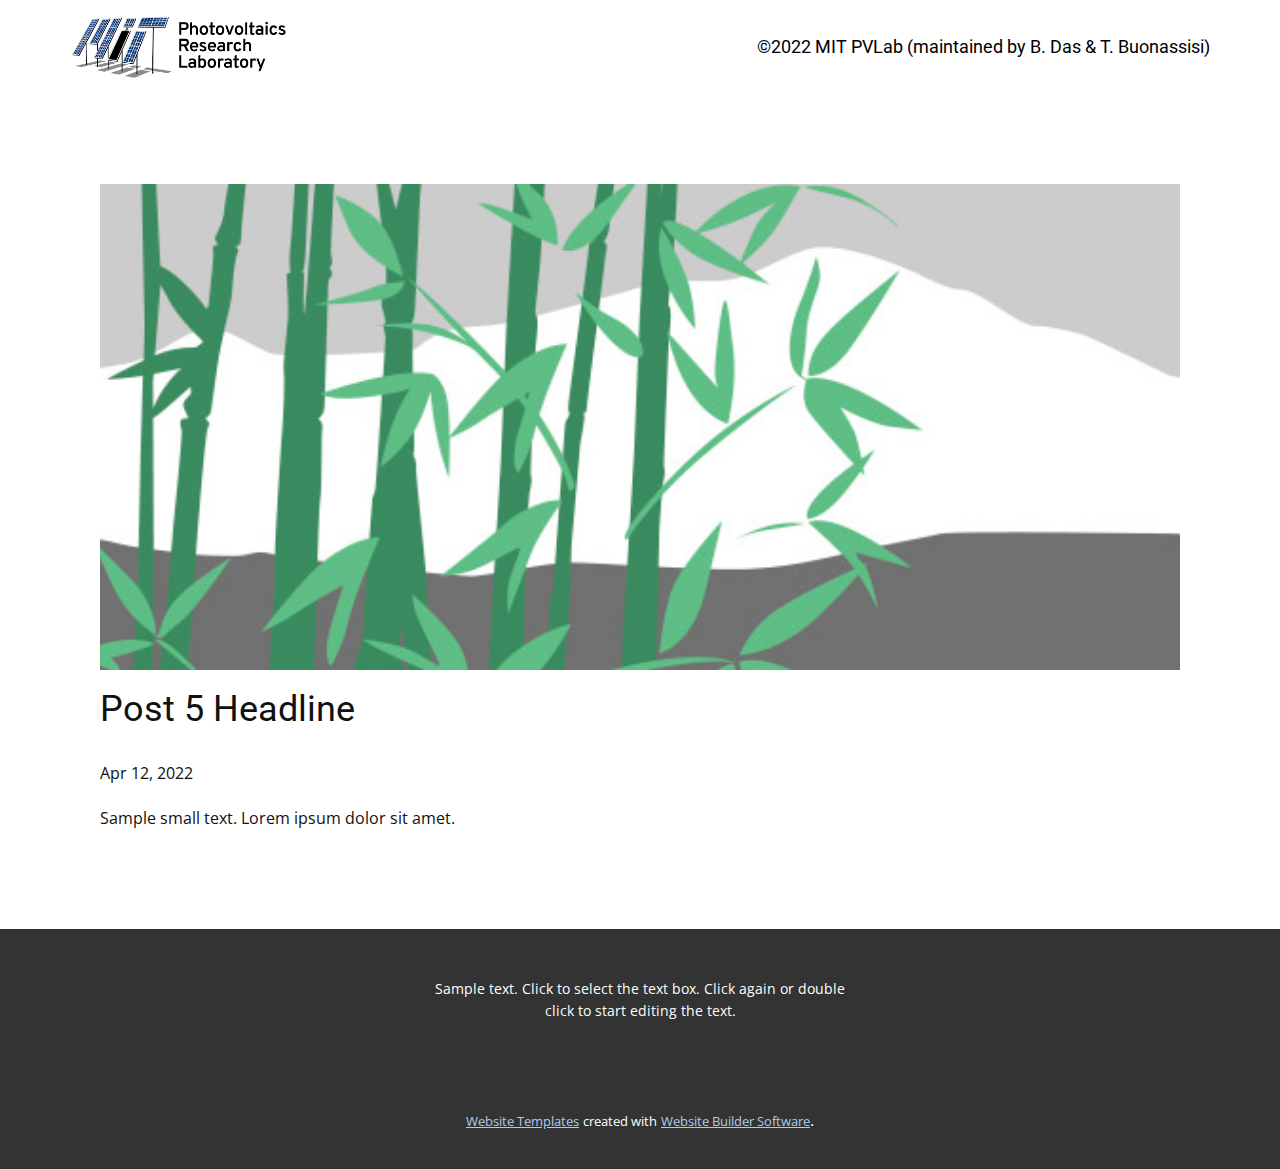
<file: blog/post-4.html>
<!doctype html>
<html style="font-size: 16px;"><head>
    <meta name="viewport" content="width=device-width, initial-scale=1.0">
    <meta charset="utf-8">
    <meta name="keywords" content="Post 1 Headline">
    <meta name="description" content="">
    <meta name="page_type" content="np-template-header-footer-from-plugin">
    <title>Post 5 Headline</title>
    <link rel="stylesheet" href="../nicepage.css" media="screen">
<link rel="stylesheet" href="../Post-Template.css" media="screen">
    <script class="u-script" type="text/javascript" src="../jquery.js" defer=""></script>
    <script class="u-script" type="text/javascript" src="../nicepage.js" defer=""></script>
    <meta name="generator" content="Nicepage 4.8.2, nicepage.com">
    <link id="u-theme-google-font" rel="stylesheet" href="https://fonts.googleapis.com/css?family=Roboto:100,100i,300,300i,400,400i,500,500i,700,700i,900,900i|Open+Sans:300,300i,400,400i,500,500i,600,600i,700,700i,800,800i">
    
    
    <script type="application/ld+json">{
		"@context": "http://schema.org",
		"@type": "Organization",
		"name": "",
		"logo": "images/download.png"
}</script>
    <meta name="theme-color" content="#478ac9">
  </head>
  <body class="u-body u-xl-mode"><header class="u-clearfix u-header u-header" id="sec-f2ec"><div class="u-clearfix u-sheet u-sheet-1">
        <a href="https://www.buonassisigroup.com/" class="u-image u-logo u-image-1" data-image-width="412" data-image-height="122" title="Group page">
          <img src="../images/download.png" class="u-logo-image u-logo-image-1">
        </a>
        <h6 class="u-text u-text-default u-text-1">
          <a class="u-active-none u-border-none u-btn u-button-link u-button-style u-hover-none u-none u-text-black u-btn-1" href="https://github.com/PV-Lab" target="_blank"> ©2022 MIT PVLab (maintained by B. Das &amp; T. Buonassisi)</a>
        </h6>
      </div></header>
    <section class="u-align-center u-clearfix u-section-1" id="sec-effc">
      <div class="u-clearfix u-sheet u-valign-middle-md u-valign-middle-sm u-valign-middle-xs u-sheet-1"><!--post_details--><!--post_details_options_json--><!--{"source":""}--><!--/post_details_options_json--><!--blog_post-->
        <div class="u-container-style u-expanded-width u-post-details u-post-details-1">
          <div class="u-container-layout u-valign-middle u-container-layout-1"><!--blog_post_image-->
            <img alt="" class="u-blog-control u-expanded-width u-image u-image-default u-image-1" src="[data-uri]"><!--/blog_post_image--><!--blog_post_header-->
            <h2 class="u-blog-control u-text u-text-1">Post 5 Headline</h2><!--/blog_post_header--><!--blog_post_metadata-->
            <div class="u-blog-control u-metadata u-metadata-1"><!--blog_post_metadata_date-->
              <span class="u-meta-date u-meta-icon">Apr 12, 2022</span><!--/blog_post_metadata_date--><!--blog_post_metadata_category-->
              <!--/blog_post_metadata_category--><!--blog_post_metadata_comments-->
              <!--/blog_post_metadata_comments-->
            </div><!--/blog_post_metadata--><!--blog_post_content-->
            <div class="u-align-justify u-blog-control u-post-content u-text u-text-2 fr-view">
  Sample small text. Lorem ipsum dolor sit amet.
  </div><!--/blog_post_content-->
          </div>
        </div><!--/blog_post--><!--/post_details-->
      </div>
    </section>
    
    
    <footer class="u-align-center u-clearfix u-footer u-grey-80 u-footer" id="sec-d6f5"><div class="u-clearfix u-sheet u-sheet-1">
        <p class="u-small-text u-text u-text-variant u-text-1">Sample text. Click to select the text box. Click again or double click to start editing the text.</p>
      </div></footer>
    <section class="u-backlink u-clearfix u-grey-80">
      <a class="u-link" href="https://nicepage.com/website-templates" target="_blank">
        <span>Website Templates</span>
      </a>
      <p class="u-text">
        <span>created with</span>
      </p>
      <a class="u-link" href="" target="_blank">
        <span>Website Builder Software</span>
      </a>. 
    </section>
  
</body></html>
</file>
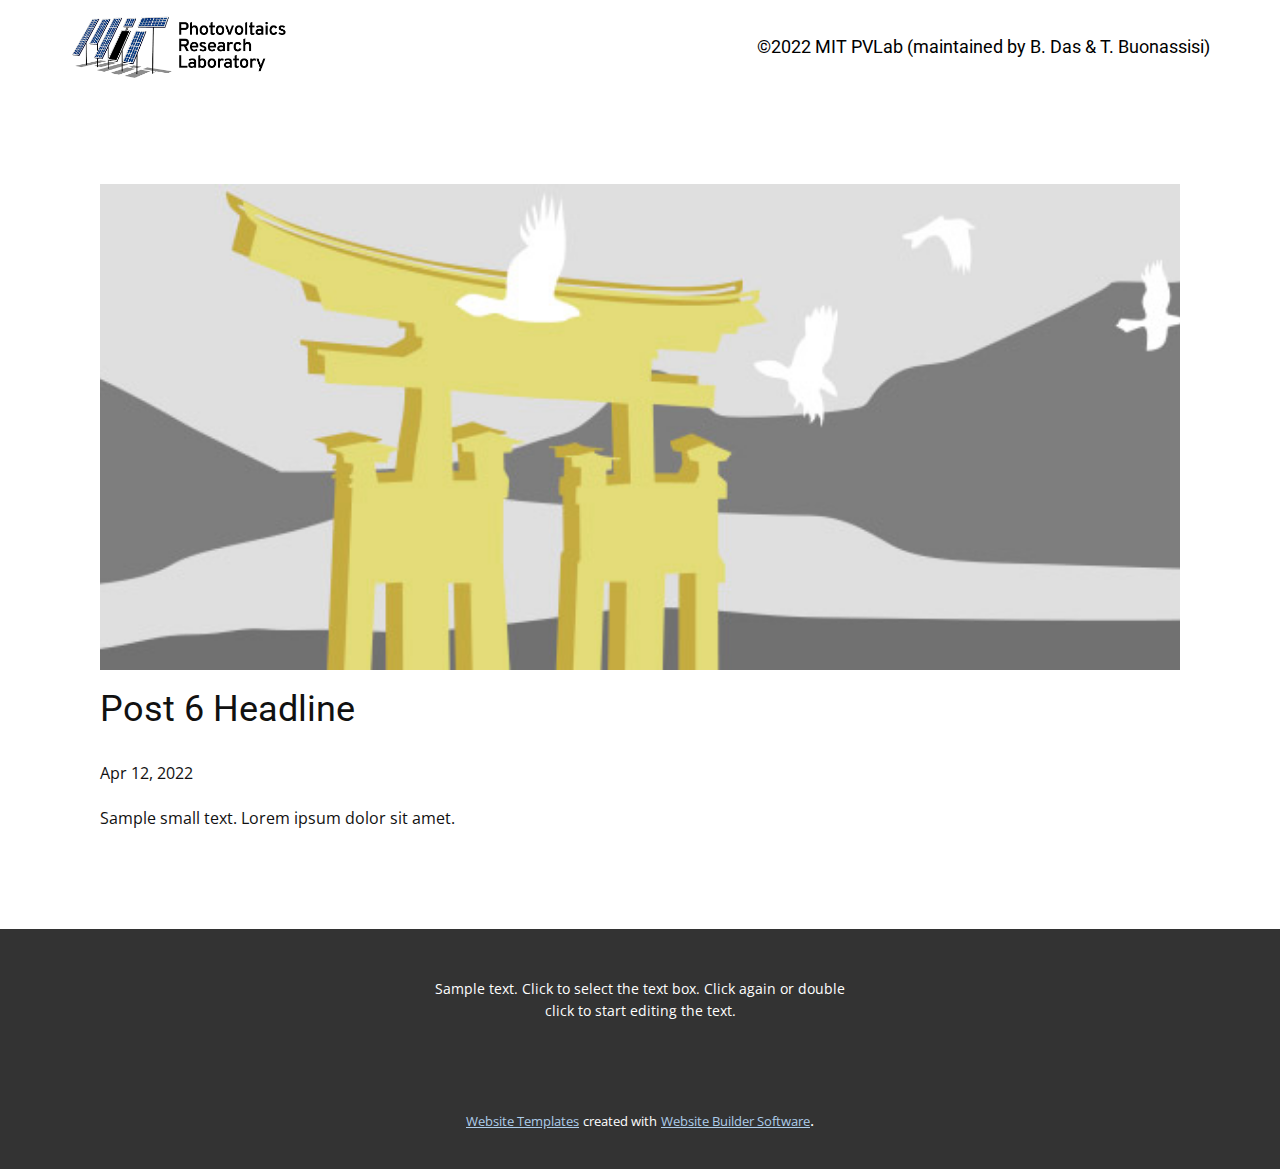
<file: blog/post-5.html>
<!doctype html>
<html style="font-size: 16px;"><head>
    <meta name="viewport" content="width=device-width, initial-scale=1.0">
    <meta charset="utf-8">
    <meta name="keywords" content="Post 1 Headline">
    <meta name="description" content="">
    <meta name="page_type" content="np-template-header-footer-from-plugin">
    <title>Post 6 Headline</title>
    <link rel="stylesheet" href="../nicepage.css" media="screen">
<link rel="stylesheet" href="../Post-Template.css" media="screen">
    <script class="u-script" type="text/javascript" src="../jquery.js" defer=""></script>
    <script class="u-script" type="text/javascript" src="../nicepage.js" defer=""></script>
    <meta name="generator" content="Nicepage 4.8.2, nicepage.com">
    <link id="u-theme-google-font" rel="stylesheet" href="https://fonts.googleapis.com/css?family=Roboto:100,100i,300,300i,400,400i,500,500i,700,700i,900,900i|Open+Sans:300,300i,400,400i,500,500i,600,600i,700,700i,800,800i">
    
    
    <script type="application/ld+json">{
		"@context": "http://schema.org",
		"@type": "Organization",
		"name": "",
		"logo": "images/download.png"
}</script>
    <meta name="theme-color" content="#478ac9">
  </head>
  <body class="u-body u-xl-mode"><header class="u-clearfix u-header u-header" id="sec-f2ec"><div class="u-clearfix u-sheet u-sheet-1">
        <a href="https://www.buonassisigroup.com/" class="u-image u-logo u-image-1" data-image-width="412" data-image-height="122" title="Group page">
          <img src="../images/download.png" class="u-logo-image u-logo-image-1">
        </a>
        <h6 class="u-text u-text-default u-text-1">
          <a class="u-active-none u-border-none u-btn u-button-link u-button-style u-hover-none u-none u-text-black u-btn-1" href="https://github.com/PV-Lab" target="_blank"> ©2022 MIT PVLab (maintained by B. Das &amp; T. Buonassisi)</a>
        </h6>
      </div></header>
    <section class="u-align-center u-clearfix u-section-1" id="sec-effc">
      <div class="u-clearfix u-sheet u-valign-middle-md u-valign-middle-sm u-valign-middle-xs u-sheet-1"><!--post_details--><!--post_details_options_json--><!--{"source":""}--><!--/post_details_options_json--><!--blog_post-->
        <div class="u-container-style u-expanded-width u-post-details u-post-details-1">
          <div class="u-container-layout u-valign-middle u-container-layout-1"><!--blog_post_image-->
            <img alt="" class="u-blog-control u-expanded-width u-image u-image-default u-image-1" src="[data-uri]"><!--/blog_post_image--><!--blog_post_header-->
            <h2 class="u-blog-control u-text u-text-1">Post 6 Headline</h2><!--/blog_post_header--><!--blog_post_metadata-->
            <div class="u-blog-control u-metadata u-metadata-1"><!--blog_post_metadata_date-->
              <span class="u-meta-date u-meta-icon">Apr 12, 2022</span><!--/blog_post_metadata_date--><!--blog_post_metadata_category-->
              <!--/blog_post_metadata_category--><!--blog_post_metadata_comments-->
              <!--/blog_post_metadata_comments-->
            </div><!--/blog_post_metadata--><!--blog_post_content-->
            <div class="u-align-justify u-blog-control u-post-content u-text u-text-2 fr-view">
  Sample small text. Lorem ipsum dolor sit amet.
  </div><!--/blog_post_content-->
          </div>
        </div><!--/blog_post--><!--/post_details-->
      </div>
    </section>
    
    
    <footer class="u-align-center u-clearfix u-footer u-grey-80 u-footer" id="sec-d6f5"><div class="u-clearfix u-sheet u-sheet-1">
        <p class="u-small-text u-text u-text-variant u-text-1">Sample text. Click to select the text box. Click again or double click to start editing the text.</p>
      </div></footer>
    <section class="u-backlink u-clearfix u-grey-80">
      <a class="u-link" href="https://nicepage.com/website-templates" target="_blank">
        <span>Website Templates</span>
      </a>
      <p class="u-text">
        <span>created with</span>
      </p>
      <a class="u-link" href="" target="_blank">
        <span>Website Builder Software</span>
      </a>. 
    </section>
  
</body></html>
</file>
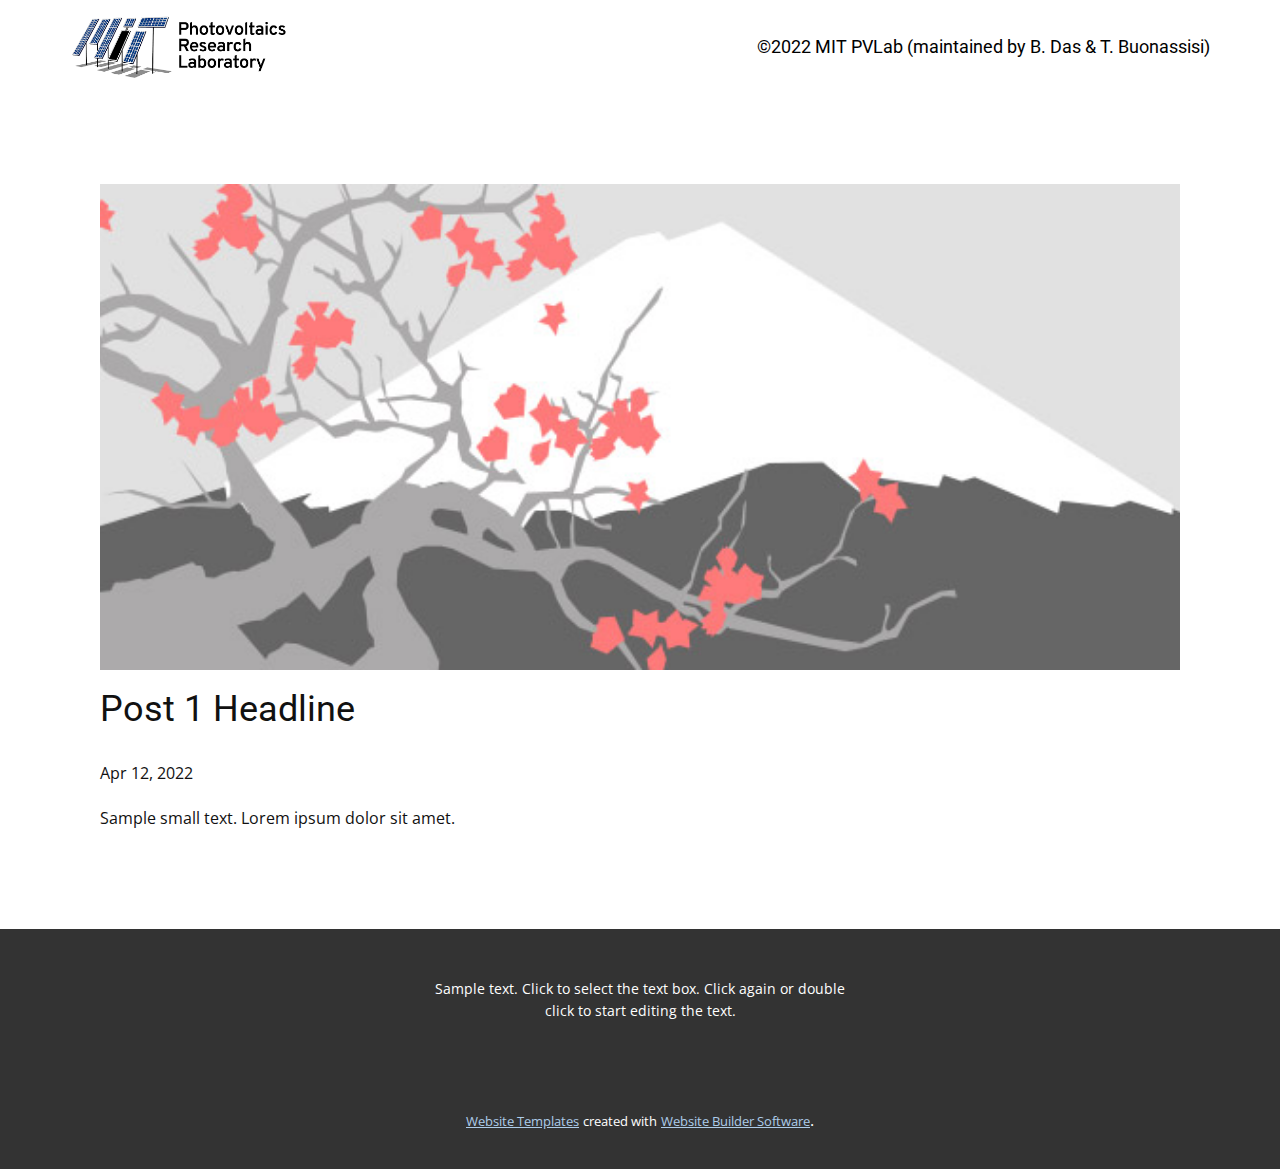
<file: blog/post.html>
<!doctype html>
<html style="font-size: 16px;"><head>
    <meta name="viewport" content="width=device-width, initial-scale=1.0">
    <meta charset="utf-8">
    <meta name="keywords" content="Post 1 Headline">
    <meta name="description" content="">
    <meta name="page_type" content="np-template-header-footer-from-plugin">
    <title>Post 1 Headline</title>
    <link rel="stylesheet" href="../nicepage.css" media="screen">
<link rel="stylesheet" href="../Post-Template.css" media="screen">
    <script class="u-script" type="text/javascript" src="../jquery.js" defer=""></script>
    <script class="u-script" type="text/javascript" src="../nicepage.js" defer=""></script>
    <meta name="generator" content="Nicepage 4.8.2, nicepage.com">
    <link id="u-theme-google-font" rel="stylesheet" href="https://fonts.googleapis.com/css?family=Roboto:100,100i,300,300i,400,400i,500,500i,700,700i,900,900i|Open+Sans:300,300i,400,400i,500,500i,600,600i,700,700i,800,800i">
    
    
    <script type="application/ld+json">{
		"@context": "http://schema.org",
		"@type": "Organization",
		"name": "",
		"logo": "images/download.png"
}</script>
    <meta name="theme-color" content="#478ac9">
  </head>
  <body class="u-body u-xl-mode"><header class="u-clearfix u-header u-header" id="sec-f2ec"><div class="u-clearfix u-sheet u-sheet-1">
        <a href="https://www.buonassisigroup.com/" class="u-image u-logo u-image-1" data-image-width="412" data-image-height="122" title="Group page">
          <img src="../images/download.png" class="u-logo-image u-logo-image-1">
        </a>
        <h6 class="u-text u-text-default u-text-1">
          <a class="u-active-none u-border-none u-btn u-button-link u-button-style u-hover-none u-none u-text-black u-btn-1" href="https://github.com/PV-Lab" target="_blank"> ©2022 MIT PVLab (maintained by B. Das &amp; T. Buonassisi)</a>
        </h6>
      </div></header>
    <section class="u-align-center u-clearfix u-section-1" id="sec-effc">
      <div class="u-clearfix u-sheet u-valign-middle-md u-valign-middle-sm u-valign-middle-xs u-sheet-1"><!--post_details--><!--post_details_options_json--><!--{"source":""}--><!--/post_details_options_json--><!--blog_post-->
        <div class="u-container-style u-expanded-width u-post-details u-post-details-1">
          <div class="u-container-layout u-valign-middle u-container-layout-1"><!--blog_post_image-->
            <img alt="" class="u-blog-control u-expanded-width u-image u-image-default u-image-1" src="[data-uri]"><!--/blog_post_image--><!--blog_post_header-->
            <h2 class="u-blog-control u-text u-text-1">Post 1 Headline</h2><!--/blog_post_header--><!--blog_post_metadata-->
            <div class="u-blog-control u-metadata u-metadata-1"><!--blog_post_metadata_date-->
              <span class="u-meta-date u-meta-icon">Apr 12, 2022</span><!--/blog_post_metadata_date--><!--blog_post_metadata_category-->
              <!--/blog_post_metadata_category--><!--blog_post_metadata_comments-->
              <!--/blog_post_metadata_comments-->
            </div><!--/blog_post_metadata--><!--blog_post_content-->
            <div class="u-align-justify u-blog-control u-post-content u-text u-text-2 fr-view">
  Sample small text. Lorem ipsum dolor sit amet.
  </div><!--/blog_post_content-->
          </div>
        </div><!--/blog_post--><!--/post_details-->
      </div>
    </section>
    
    
    <footer class="u-align-center u-clearfix u-footer u-grey-80 u-footer" id="sec-d6f5"><div class="u-clearfix u-sheet u-sheet-1">
        <p class="u-small-text u-text u-text-variant u-text-1">Sample text. Click to select the text box. Click again or double click to start editing the text.</p>
      </div></footer>
    <section class="u-backlink u-clearfix u-grey-80">
      <a class="u-link" href="https://nicepage.com/website-templates" target="_blank">
        <span>Website Templates</span>
      </a>
      <p class="u-text">
        <span>created with</span>
      </p>
      <a class="u-link" href="" target="_blank">
        <span>Website Builder Software</span>
      </a>. 
    </section>
  
</body></html>
</file>
